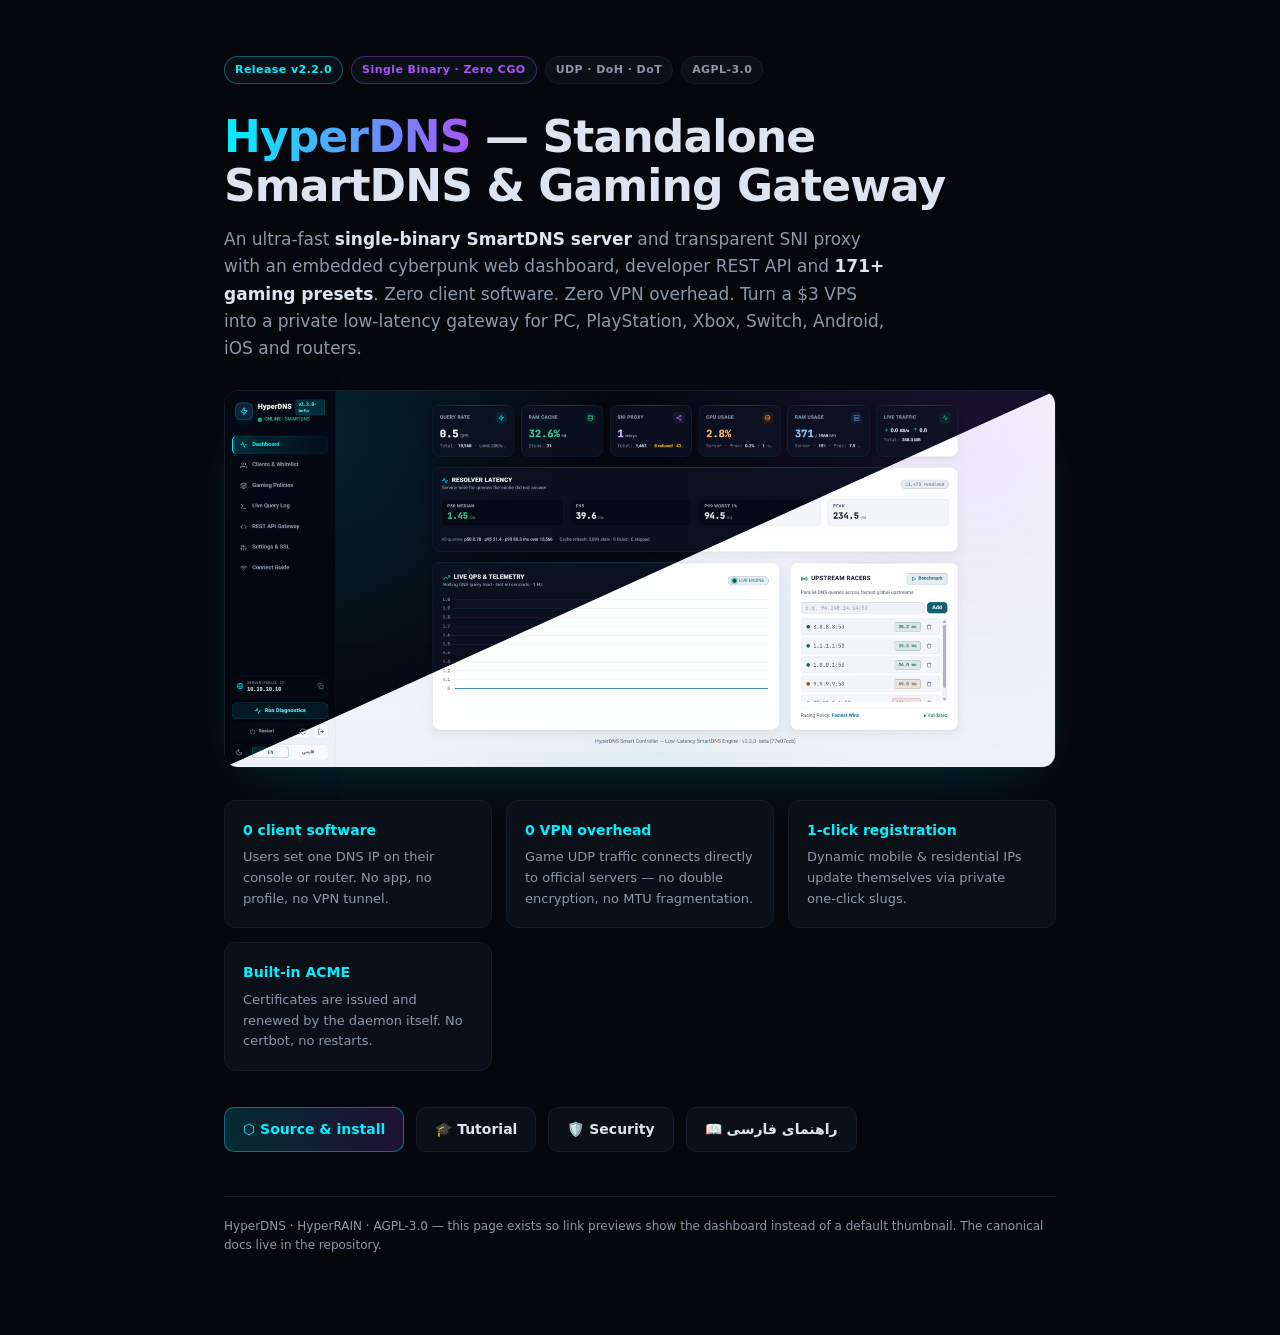
<file: docs/index.html>
<!DOCTYPE html>
<html lang="en">
<head>
  <meta charset="utf-8">
  <meta name="viewport" content="width=device-width, initial-scale=1">

  <!-- Link-preview / OpenGraph: this is what Telegram, WhatsApp, Discord,
       X and LinkedIn render. Keep it in sync with README.md. -->
  <title>HyperDNS — Standalone SmartDNS & Gaming Gateway</title>
  <meta name="description" content="A single-binary SmartDNS server and transparent SNI proxy with an embedded web dashboard, REST API and 171+ gaming presets. Zero client software, zero VPN overhead.">
  <meta property="og:type" content="website">
  <meta property="og:site_name" content="HyperDNS">
  <meta property="og:title" content="HyperDNS — Standalone SmartDNS & Gaming Gateway">
  <meta property="og:description" content="A single-binary SmartDNS server and transparent SNI proxy with an embedded web dashboard, REST API and 171+ gaming presets. Zero client software, zero VPN overhead.">
  <meta property="og:image" content="https://izumirain.github.io/HyperDNS/hyperdns-dashboard.png">
  <meta property="og:image:width" content="1600">
  <meta property="og:image:height" content="724">
  <meta property="og:image:alt" content="HyperDNS dashboard — live telemetry, QPS graph and policy presets">
  <meta name="twitter:card" content="summary_large_image">
  <meta name="twitter:title" content="HyperDNS — Standalone SmartDNS & Gaming Gateway">
  <meta name="twitter:description" content="A single-binary SmartDNS server and transparent SNI proxy with an embedded web dashboard, REST API and 171+ gaming presets.">
  <meta name="twitter:image" content="https://izumirain.github.io/HyperDNS/hyperdns-dashboard.png">

  <link rel="icon" href="data:,">
  <style>
    :root { --bg:#05070d; --panel:#0b1018; --line:#141c2b; --cyan:#00f0ff; --violet:#a855f7; --text:#dbe4f0; --dim:#8b98ab; }
    * { box-sizing: border-box; margin: 0; padding: 0; }
    body { background: var(--bg); color: var(--text); font-family: ui-sans-serif, system-ui, -apple-system, "Segoe UI", Roboto, sans-serif; line-height: 1.6; }
    .wrap { max-width: 880px; margin: 0 auto; padding: 56px 24px 80px; }
    .badges { display: flex; flex-wrap: wrap; gap: 8px; margin-bottom: 28px; }
    .badge { font-size: 11px; font-weight: 700; letter-spacing: .04em; padding: 4px 10px; border-radius: 999px; border: 1px solid var(--line); background: var(--panel); color: var(--dim); }
    .badge.cyan { color: var(--cyan); border-color: rgba(0,240,255,.35); }
    .badge.violet { color: var(--violet); border-color: rgba(168,85,247,.35); }
    h1 { font-size: clamp(28px, 5vw, 44px); line-height: 1.12; letter-spacing: -.02em; margin-bottom: 16px; }
    h1 .grad { background: linear-gradient(90deg, var(--cyan), var(--violet)); -webkit-background-clip: text; background-clip: text; color: transparent; }
    p.lede { color: var(--dim); font-size: 17px; max-width: 62ch; margin-bottom: 28px; }
    p.lede strong { color: var(--text); }
    .shot { border: 1px solid var(--line); border-radius: 14px; overflow: hidden; box-shadow: 0 24px 60px -24px rgba(0,240,255,.18); margin-bottom: 32px; }
    .shot img { display: block; width: 100%; height: auto; }
    .cards { display: grid; grid-template-columns: repeat(auto-fit, minmax(220px, 1fr)); gap: 14px; margin-bottom: 36px; }
    .card { background: var(--panel); border: 1px solid var(--line); border-radius: 12px; padding: 18px; }
    .card h3 { font-size: 14px; margin-bottom: 6px; color: var(--cyan); }
    .card p { font-size: 13px; color: var(--dim); }
    .links { display: flex; flex-wrap: wrap; gap: 12px; }
    a.btn { display: inline-flex; align-items: center; gap: 8px; padding: 10px 18px; border-radius: 10px; font-size: 14px; font-weight: 600; text-decoration: none; border: 1px solid var(--line); background: var(--panel); color: var(--text); transition: border-color .15s, transform .15s; }
    a.btn:hover { border-color: rgba(0,240,255,.5); transform: translateY(-1px); }
    a.btn.primary { background: linear-gradient(90deg, rgba(0,240,255,.16), rgba(168,85,247,.16)); border-color: rgba(0,240,255,.4); color: var(--cyan); }
    footer { margin-top: 44px; padding-top: 20px; border-top: 1px solid var(--line); color: var(--dim); font-size: 12px; }
  </style>
</head>
<body>
  <div class="wrap">
    <div class="badges">
      <span class="badge cyan">Release v2.2.0</span>
      <span class="badge violet">Single Binary · Zero CGO</span>
      <span class="badge">UDP · DoH · DoT</span>
      <span class="badge">AGPL-3.0</span>
    </div>

    <h1><span class="grad">HyperDNS</span> — Standalone SmartDNS &amp; Gaming Gateway</h1>
    <p class="lede">
      An ultra-fast <strong>single-binary SmartDNS server</strong> and transparent SNI proxy with an
      embedded cyberpunk web dashboard, developer REST API and <strong>171+ gaming presets</strong>.
      Zero client software. Zero VPN overhead. Turn a $3 VPS into a private low-latency gateway
      for PC, PlayStation, Xbox, Switch, Android, iOS and routers.
    </p>

    <div class="shot">
      <img src="hyperdns-dashboard.png" alt="HyperDNS dashboard — live telemetry, QPS graph and policy presets">
    </div>

    <div class="cards">
      <div class="card"><h3>0 client software</h3><p>Users set one DNS IP on their console or router. No app, no profile, no VPN tunnel.</p></div>
      <div class="card"><h3>0 VPN overhead</h3><p>Game UDP traffic connects directly to official servers — no double encryption, no MTU fragmentation.</p></div>
      <div class="card"><h3>1-click registration</h3><p>Dynamic mobile &amp; residential IPs update themselves via private one-click slugs.</p></div>
      <div class="card"><h3>Built-in ACME</h3><p>Certificates are issued and renewed by the daemon itself. No certbot, no restarts.</p></div>
    </div>

    <div class="links">
      <a class="btn primary" href="https://github.com/IzumiRain/HyperDNS">⬡ Source &amp; install</a>
      <a class="btn" href="https://github.com/IzumiRain/HyperDNS/blob/main/docs/TUTORIAL.md">🎓 Tutorial</a>
      <a class="btn" href="https://github.com/IzumiRain/HyperDNS/blob/main/docs/SECURITY.md">🛡️ Security</a>
      <a class="btn" href="https://github.com/IzumiRain/HyperDNS/blob/main/README.fa.md">📖 راهنمای فارسی</a>
    </div>

    <footer>
      HyperDNS · HyperRAIN · AGPL-3.0 — this page exists so link previews show the dashboard
      instead of a default thumbnail. The canonical docs live in the repository.
    </footer>
  </div>
</body>
</html>
</file>
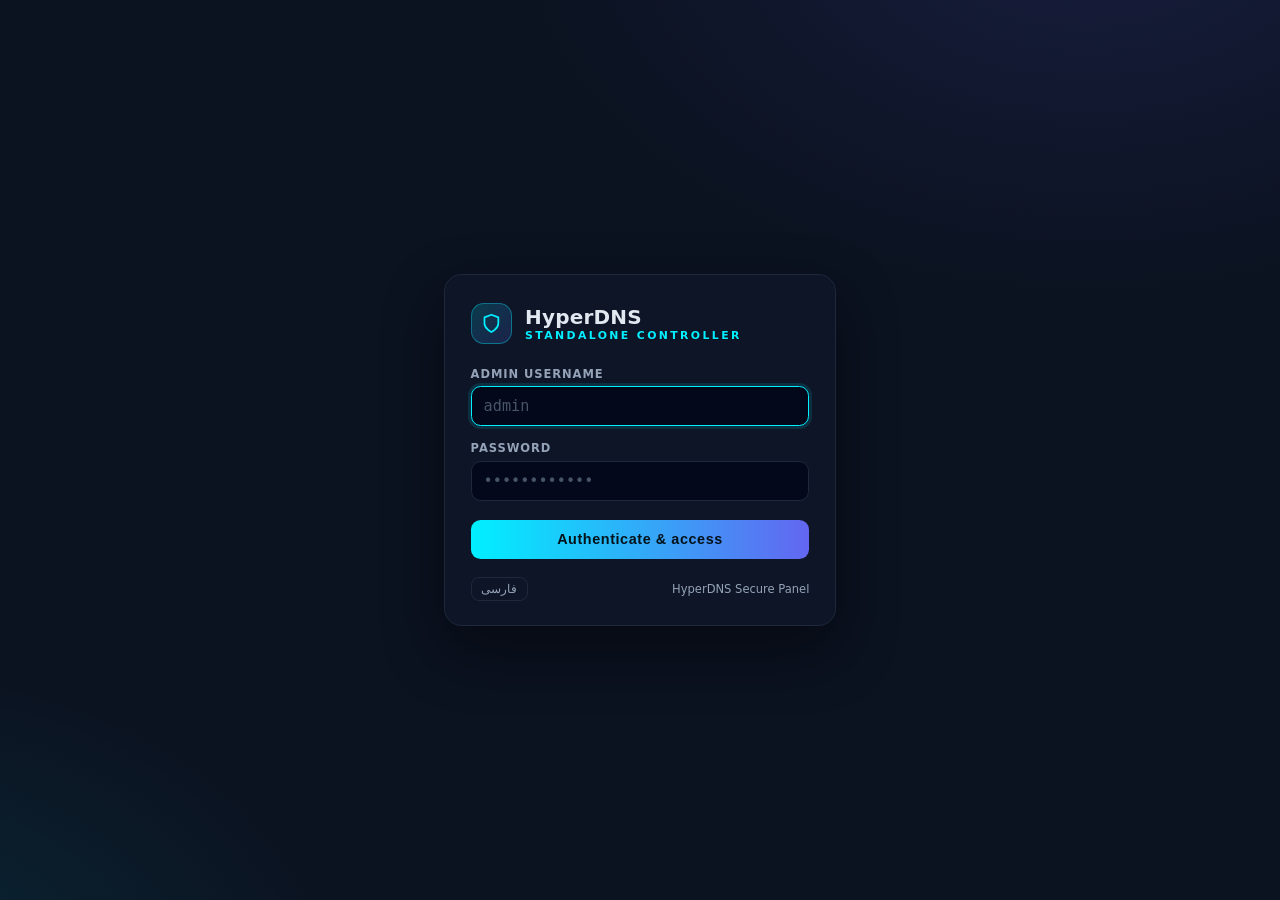
<file: web/login.html>
<!DOCTYPE html>
<html lang="en" dir="ltr">
<head>
  <meta charset="UTF-8">
  <meta name="viewport" content="width=device-width, initial-scale=1.0">
  <meta name="color-scheme" content="dark">
  <meta name="robots" content="noindex, nofollow">
  <link rel="icon" href="data:image/svg+xml,%3Csvg xmlns='http://www.w3.org/2000/svg' viewBox='0 0 24 24' fill='none' stroke='%2300f0ff' stroke-width='2'%3E%3Cpath d='M12 22s8-4 8-10V5l-8-3-8 3v7c0 6 8 10 8 10z'/%3E%3C/svg%3E">
  <title>HyperDNS — Sign in</title>
  <!--
    Standalone login document (v2.1.0 Phase A).

    This page deliberately does NOT load the dashboard bundle: before it existed,
    the sign-in route served the full SPA shell to every unauthenticated visitor,
    so the whole admin front-end — its markup, its API surface, its JS — was
    readable pre-auth by anyone holding the namespace. This document is
    self-contained: inline CSS and one small inline script, no external asset
    requests at all, so there is nothing to load, nothing to fingerprint, and
    nothing that phones home before the operator signs in.

    The server replaces the value of the ADMIN_BASE variable below with the
    install's hidden namespace ("/<16-hex>") at serve time; every fetch is built
    from it.
  -->
  <style>
    :root {
      --bg: #0b1220;
      --panel: rgba(15, 23, 42, .82);
      --border: #1e293b;
      --border-focus: #00f0ff;
      --text: #e2e8f0;
      --muted: #94a3b8;
      --accent: #00f0ff;
      --accent-2: #6366f1;
      --danger: #f87171;
      --danger-bg: rgba(248, 113, 113, .08);
      --field: rgba(2, 6, 23, .8);
    }
    * { box-sizing: border-box; margin: 0; padding: 0; }
    html, body { height: 100%; }
    body {
      font-family: ui-sans-serif, system-ui, "Segoe UI", Tahoma, Vazirmatn, sans-serif;
      background:
        radial-gradient(60rem 40rem at 85% -10%, rgba(99, 102, 241, .14), transparent 60%),
        radial-gradient(50rem 35rem at -10% 110%, rgba(0, 240, 255, .10), transparent 60%),
        var(--bg);
      color: var(--text);
      display: flex;
      align-items: center;
      justify-content: center;
      padding: 1.25rem;
    }
    .card {
      width: 100%;
      max-width: 24.5rem;
      background: var(--panel);
      border: 1px solid var(--border);
      border-radius: 1.1rem;
      padding: 1.75rem 1.6rem 1.5rem;
      box-shadow: 0 24px 60px rgba(0, 0, 0, .45);
      backdrop-filter: blur(8px);
    }
    .brand { display: flex; align-items: center; gap: .8rem; margin-bottom: 1.4rem; }
    .brand-logo {
      width: 2.6rem; height: 2.6rem; flex: none;
      display: flex; align-items: center; justify-content: center;
      border-radius: .8rem;
      background: linear-gradient(135deg, rgba(0, 240, 255, .18), rgba(99, 102, 241, .18));
      border: 1px solid rgba(0, 240, 255, .35);
    }
    .brand-logo svg { width: 1.3rem; height: 1.3rem; stroke: var(--accent); fill: none; stroke-width: 2; stroke-linecap: round; stroke-linejoin: round; }
    .brand-name { font-size: 1.25rem; font-weight: 800; letter-spacing: .01em; }
    .brand-sub { font-size: .68rem; font-weight: 700; letter-spacing: .22em; color: var(--accent); text-transform: uppercase; }
    label { display: block; font-size: .72rem; font-weight: 700; letter-spacing: .08em; text-transform: uppercase; color: var(--muted); margin: .95rem 0 .35rem; }
    input {
      width: 100%;
      background: var(--field);
      border: 1px solid var(--border);
      border-radius: .6rem;
      color: var(--text);
      font-size: .95rem;
      font-family: ui-monospace, "Cascadia Code", Consolas, monospace;
      padding: .62rem .75rem;
      outline: none;
      transition: border-color .15s;
    }
    input:focus { border-color: var(--border-focus); box-shadow: 0 0 0 3px rgba(0, 240, 255, .12); }
    input::placeholder { color: #475569; }
    #login-code { letter-spacing: .35em; text-align: center; }
    .hidden { display: none !important; }
    .error {
      display: none;
      margin-top: .9rem;
      padding: .55rem .75rem;
      border: 1px solid rgba(248, 113, 113, .35);
      background: var(--danger-bg);
      border-radius: .55rem;
      color: var(--danger);
      font-size: .82rem;
    }
    .error.is-shown { display: block; }
    button[type="submit"] {
      width: 100%;
      margin-top: 1.2rem;
      padding: .72rem;
      border: 0;
      border-radius: .6rem;
      font-size: .9rem;
      font-weight: 800;
      letter-spacing: .04em;
      color: #04121a;
      background: linear-gradient(90deg, var(--accent), var(--accent-2));
      cursor: pointer;
      transition: filter .15s, transform .05s;
    }
    button[type="submit"]:hover { filter: brightness(1.08); }
    button[type="submit"]:active { transform: translateY(1px); }
    button[type="submit"]:disabled { opacity: .6; cursor: wait; }
    .foot {
      margin-top: 1.15rem;
      display: flex;
      justify-content: space-between;
      align-items: center;
      font-size: .72rem;
      color: var(--muted);
    }
    .foot .lang { background: none; border: 1px solid var(--border); color: var(--muted); border-radius: .5rem; padding: .25rem .6rem; cursor: pointer; font-size: .72rem; }
    .foot .lang:hover { color: var(--accent); border-color: rgba(0, 240, 255, .4); }
    [dir="rtl"] .brand-name, [dir="rtl"] label { letter-spacing: 0; }
  </style>
</head>
<body>
  <main class="card">
    <div class="brand">
      <div class="brand-logo" aria-hidden="true">
        <svg viewBox="0 0 24 24"><path d="M12 22s8-4 8-10V5l-8-3-8 3v7c0 6 8 10 8 10z"/></svg>
      </div>
      <div>
        <h1 class="brand-name">HyperDNS</h1>
        <div class="brand-sub" data-i18n="sub">Standalone Controller</div>
      </div>
    </div>

    <form id="login-form" novalidate>
      <label for="login-username" data-i18n="username">Admin username</label>
      <input type="text" id="login-username" name="username" autocomplete="username" autocapitalize="none" spellcheck="false" placeholder="admin" required>

      <label for="login-password" data-i18n="password">Password</label>
      <input type="password" id="login-password" name="password" autocomplete="current-password" placeholder="••••••••••••" required>

      <div id="login-2fa-row" class="hidden">
        <label for="login-code" data-i18n="twofa">Two-factor code</label>
        <input type="text" id="login-code" name="code" inputmode="numeric" maxlength="6" autocomplete="one-time-code" placeholder="000000">
      </div>

      <div id="login-error" class="error" role="alert" aria-live="assertive"></div>

      <button type="submit" id="login-submit" data-i18n="submit">Authenticate &amp; access</button>
    </form>

    <div class="foot">
      <button type="button" class="lang" id="lang-btn">فارسی</button>
      <span>HyperDNS Secure Panel</span>
    </div>
  </main>

  <script>
    (function () {
      'use strict';

      // The hidden namespace this install lives under: the server splices it in
      // as the value of ADMIN_BASE below. Same shape the dashboard bundle
      // derives from the address bar: exactly 16 lowercase hex characters.
      var ADMIN_BASE = "__HDNS_ADMIN_BASE__";
      var m = window.location.pathname.match(/^\/([0-9a-f]{16})(?=\/|$)/);
      // The derived value wins when the page was reached at a matching path; the
      // injected one covers odd proxy rewrites. An empty replacement (a root
      // mount) degrades to the pre-v2.1 root paths.
      var BASE = m ? '/' + m[1] : ADMIN_BASE;

      /* --- i18n (fa/en, client-side; no server round trip) ------------------- */
      var DICT = {
        en: {
          sub: 'Standalone Controller',
          username: 'Admin username', password: 'Password', twofa: 'Two-factor code',
          submit: 'Authenticate & access',
          errGeneric: 'Invalid credentials', errNet: 'Server connection failed',
          errWait: 'Too many attempts. Wait a few minutes and try again.',
          errCode: 'Your password was accepted — enter the 6-digit code from your authenticator app.',
          switchTo: 'فارسی'
        },
        fa: {
          sub: 'کنترل‌پنل مستقل',
          username: 'نام کاربری مدیر', password: 'رمز عبور', twofa: 'کد دو‌مرحله‌ای',
          submit: 'ورود به پنل',
          errGeneric: 'نام کاربری یا رمز عبور اشتباه است', errNet: 'اتصال به سرور برقرار نشد',
          errWait: 'تلاش‌های ناموفق زیاد است. چند دقیقه بعد دوباره امتحان کنید.',
          errCode: 'رمز شما تأیید شد — کد ۶ رقمی اپلیکیشن احراز هویت را وارد کنید.',
          switchTo: 'English'
        }
      };
      var lang = 'en';
      try {
        lang = new URLSearchParams(window.location.search).get('lang')
          || localStorage.getItem('hdns_lang')
          || (navigator.language && navigator.language.indexOf('fa') === 0 ? 'fa' : 'en');
      } catch (e) { /* storage blocked — default en */ }
      if (lang !== 'fa') lang = 'en';

      function applyLang() {
        var t = DICT[lang];
        document.documentElement.lang = lang;
        document.documentElement.dir = lang === 'fa' ? 'rtl' : 'ltr';
        document.title = 'HyperDNS — ' + (lang === 'fa' ? 'ورود' : 'Sign in');
        var nodes = document.querySelectorAll('[data-i18n]');
        for (var i = 0; i < nodes.length; i++) {
          var k = nodes[i].getAttribute('data-i18n');
          if (t[k]) nodes[i].textContent = t[k];
        }
        document.getElementById('lang-btn').textContent = t.switchTo;
      }
      document.getElementById('lang-btn').addEventListener('click', function () {
        lang = lang === 'fa' ? 'en' : 'fa';
        try { localStorage.setItem('hdns_lang', lang); } catch (e) { /* private mode */ }
        applyLang();
      });
      applyLang();

      /* --- Submit ------------------------------------------------------------ */
      var errBox = document.getElementById('login-error');
      var codeRow = document.getElementById('login-2fa-row');
      var submitBtn = document.getElementById('login-submit');

      function showError(text) {
        errBox.textContent = text;
        errBox.classList.add('is-shown');
      }

      document.getElementById('login-form').addEventListener('submit', function (e) {
        e.preventDefault();
        var username = document.getElementById('login-username').value.trim();
        var password = document.getElementById('login-password').value;
        var code = document.getElementById('login-code').value.trim();
        errBox.classList.remove('is-shown');

        submitBtn.disabled = true;
        fetch(BASE + '/api/auth/login', {
          method: 'POST',
          headers: { 'Content-Type': 'application/json' },
          body: JSON.stringify({ username: username, password: password, code: code })
        }).then(function (res) {
          return res.json().catch(function () { return {}; }).then(function (body) {
            if (!res.ok) {
              var t = DICT[lang];
              if (res.status === 429) {
                showError(t.errWait);
              } else if (res.status === 401 && body && body.twofactor_required) {
                // The password verified; the second factor is what failed. Reveal
                // the code row and focus it — never shown on a plain wrong password.
                codeRow.classList.remove('hidden');
                document.getElementById('login-code').focus();
                showError(t.errCode);
              } else {
                showError((body && body.error) ? String(body.error) : t.errGeneric);
              }
              return;
            }
            if (!body || !body.token) {
              showError(DICT[lang].errNet);
              return;
            }
            try { localStorage.setItem('hyperdns_token', body.token); } catch (e2) { /* private mode */ }
            window.location.replace(BASE + '/dash/home');
          });
        }).catch(function () {
          showError(DICT[lang].errNet);
        }).then(function () {
          submitBtn.disabled = false;
        });
      });

      // Focus the first empty field, for keyboard operators.
      var first = document.getElementById('login-username');
      if (first && !first.value) first.focus();
    })();
  </script>
</body>
</html>
</file>
